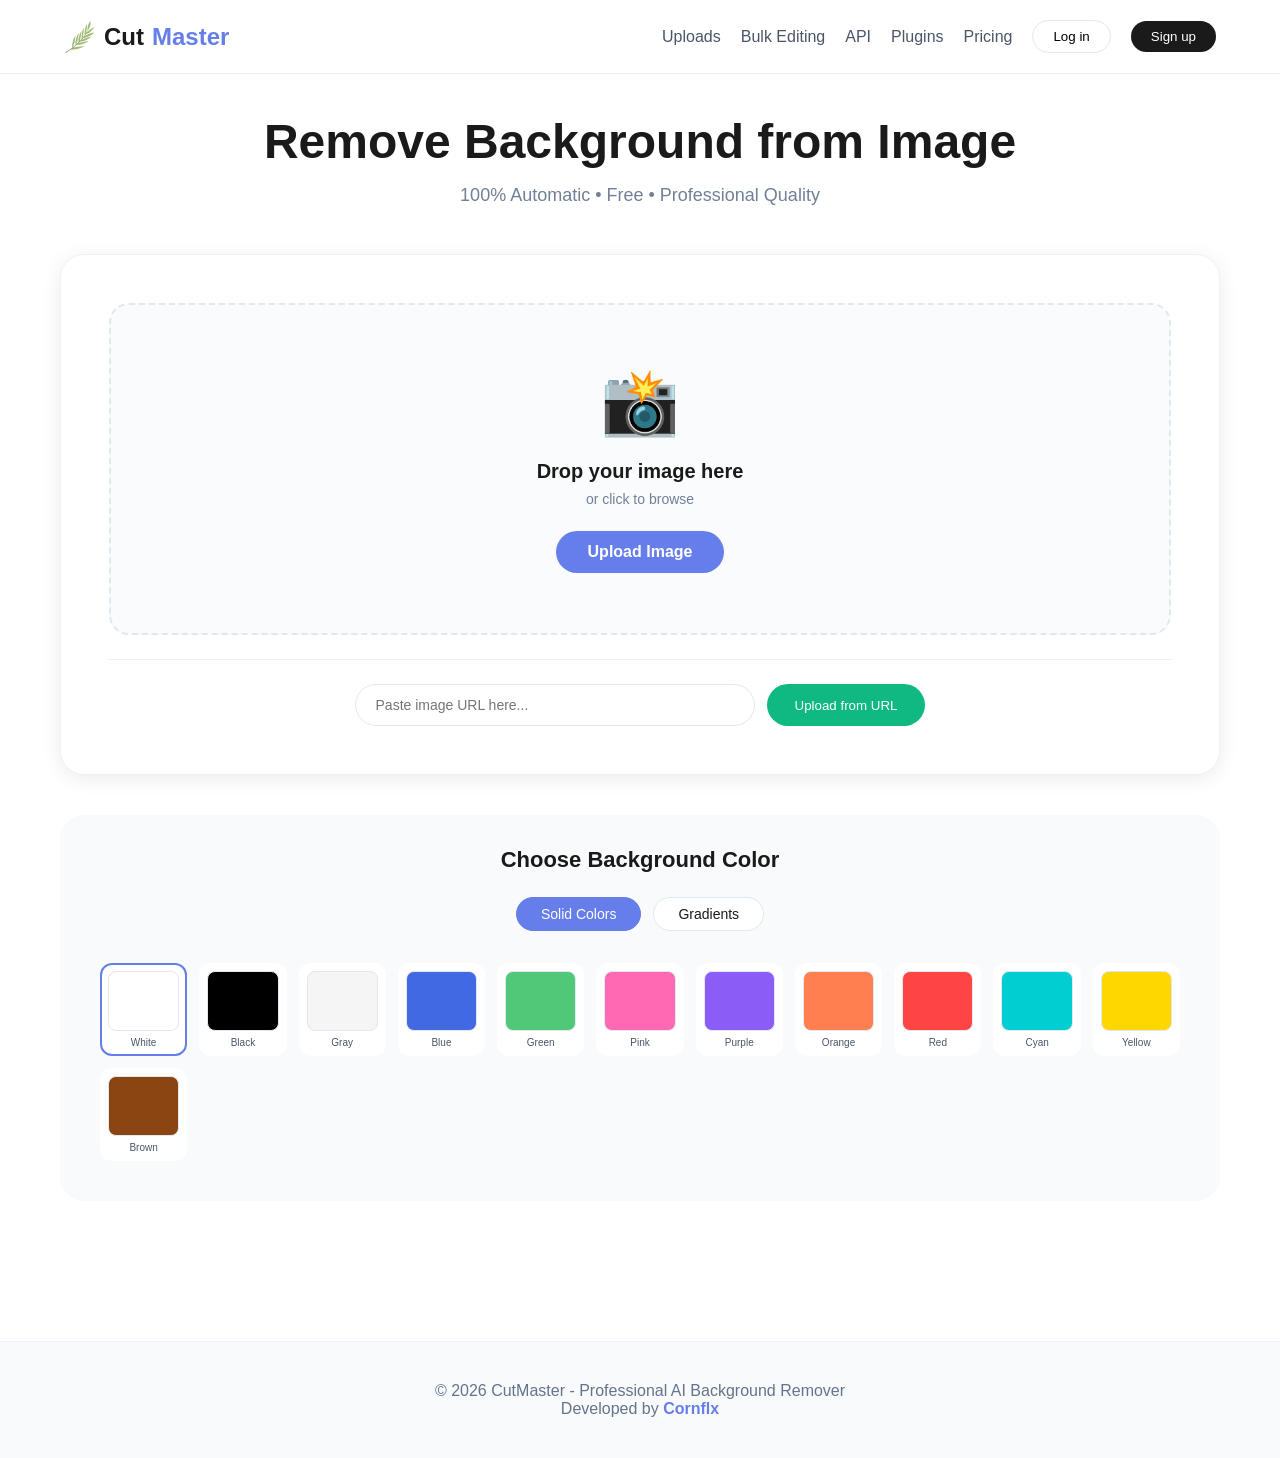
<file: templates/index.html>
<!DOCTYPE html>
<html lang="en">
<head>
    <meta charset="UTF-8">
    <meta name="viewport" content="width=device-width, initial-scale=1.0">
    <title>Professional Background Remover</title>
    <link rel="stylesheet" href="../static/styles.css">
    <link rel="icon" type="image/png" sizes="32x32" href="../icon/icon.png">
    <link rel="icon" type="image/png" sizes="16x16" href="../icon/icon.png">
    <link rel="shortcut icon" href="favicon.ico">
    <script src="../static/logic/script.js" defer></script>
</head>
<body>
    <nav class="navbar">
        <a href="#" class="logo">
            <img src="../icon/icon.png">Cut<span>Master</span></a>
        <div class="nav-links">
            <a href="#">Uploads</a>
            <a href="#">Bulk Editing</a>
            <a href="#">API</a>
            <a href="#">Plugins</a>
            <a href="#">Pricing</a>
            <a href="../login/login_register.html">
                <button class="login-btn">Log in</button>
            </a>
            <a href="../login/login_register.html">
            <button class="signup-btn" onclick="signup();">Sign up</button>
            </a>
        </div>
    </nav>
    <div class="container">
        <div class="hero">
            <h1>Remove Background from Image</h1>
            <p>100% Automatic • Free • Professional Quality</p>
        </div>
        <div class="upload-card">
            <div class="upload-area" id="uploadArea">
                <div class="upload-icon">📸</div>
                <h3>Drop your image here</h3>
                <p>or click to browse</p>
                <button class="upload-btn" onclick="document.getElementById('fileInput').click()">Upload Image</button>
                <input type="file" id="fileInput" accept="image/*" style="display: none;">
            </div>
            <div class="url-section">
                <div class="url-input-group">
                    <input type="text" id="urlInput" placeholder="Paste image URL here...">
                    <button class="url-btn" onclick="uploadFromUrl()">Upload from URL</button>
                </div>
            </div>
        </div>
        <div class="bg-options">
            <h3>Choose Background Color</h3>
            <div class="bg-tabs">
                <div class="bg-tab active" data-bg="solid">Solid Colors</div>
                <div class="bg-tab" data-bg="gradient">Gradients</div>
            </div>
            <div id="solidBgGrid" class="bg-grid"></div>
            <div id="gradientBgGrid" class="bg-grid" style="display: none;"></div>
        </div>
        <div class="loading" id="loading">
            <div class="spinner"></div>
            <p id="loadingMessage">Processing image...</p>
        </div>
        <div id="resultSection" style="display: none;">
            <div class="result-section">
                <div class="comparison">
                    <div class="image-card">
                        <h4>Original image</h4>
                        <div class="image-preview">
                            <img id="originalImage" alt="Original">
                        </div>
                    </div>
                    <div class="image-card">
                        <h4>Result</h4>
                        <div class="image-preview">
                            <img id="resultImage" alt="Result">
                        </div>
                    </div>
                </div>
                <div class="enhance-panel">
                    <h4 style="margin-bottom: 16px;">✨Enhance Photo</h4>
                    <div class="slider-group">
                        <label><span>Sharpness</span><span id="sharpVal">1.3x</span></label>
                        <input type="range" id="sharpness" min="0.5" max="2.0" step="0.05" value="1.3">
                    </div>
                    <div class="slider-group">
                        <label><span>Contrast</span><span id="contVal">1.2x</span></label>
                        <input type="range" id="contrast" min="0.5" max="2.0" step="0.05" value="1.2">
                    </div>
                    <div class="slider-group">
                        <label><span>Brightness</span><span id="brightVal">1.05x</span></label>
                        <input type="range" id="brightness" min="0.5" max="1.5" step="0.05" value="1.05">
                    </div>
                    <button class="btn-primary" onclick="applyEnhancement()" style="width: 100%;">Apply Enhancement</button>
                </div>
                <div class="action-buttons">
                    <button class="btn-secondary" onclick="downloadImage()">Download Image</button>
                </div>
            </div>
        </div>
    </div>
    <footer class="footer">
    <p>© 2026 CutMaster - Professional AI Background Remover</p>
    <p>Developed by <a href="https://cornflx.com" target="_blank" style="text-decoration: none; font-weight: 600; color: #667eea;">Cornflx</a></p>
</footer>
</body>
</html>
</file>
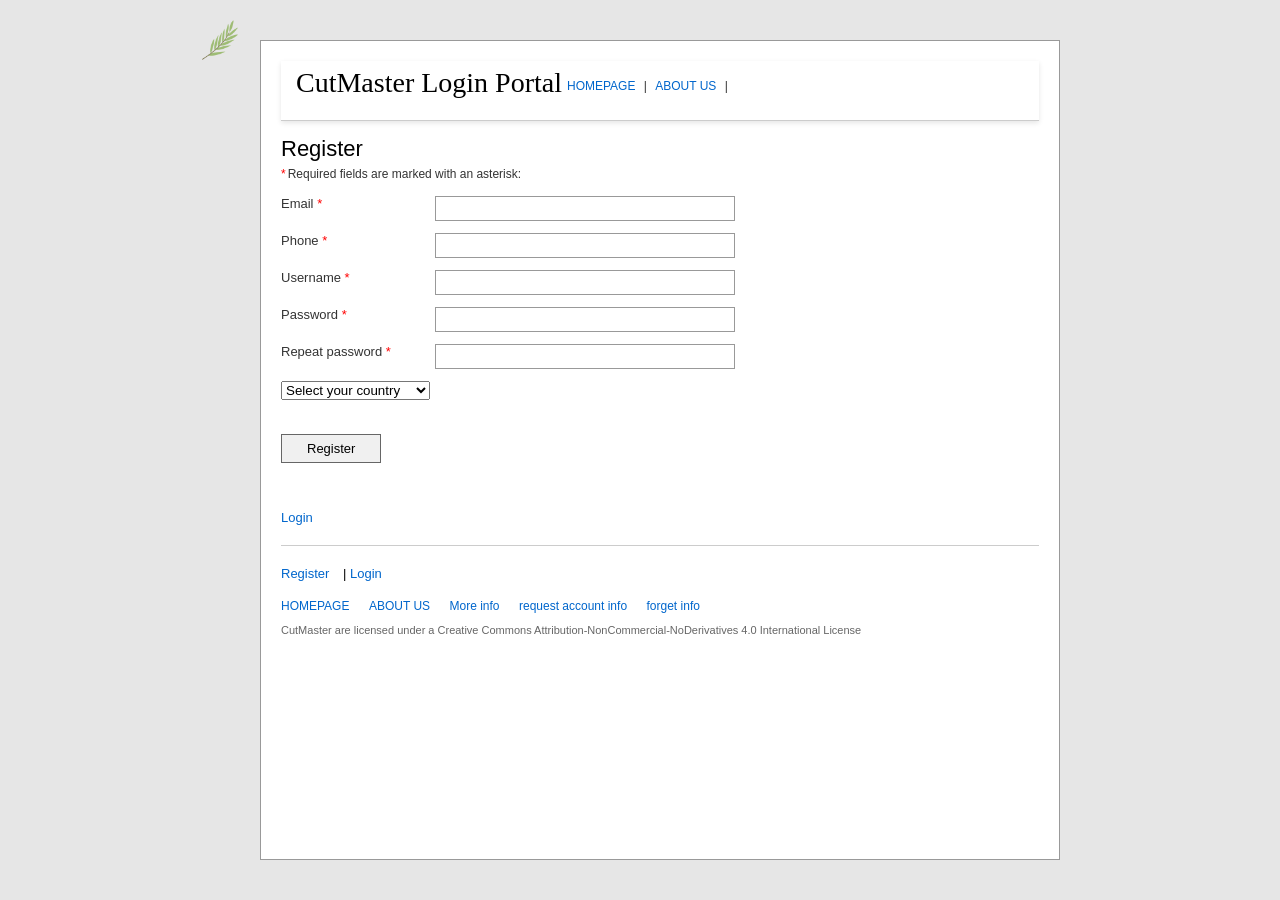
<file: login/login_register.html>
<meta name='viewport' content='width=device-width, initial-scale=1'/><!DOCTYPE html>
<html lang="en">
<head>
<meta charset="UTF-8">
<title>CutMaster Login Portal</title>
<meta name="viewport" content="width=device-width, initial-scale=1.0">
<script src="https://www.google.com/recaptcha/api.js" async defer></script>
<link rel="icon" type="image/png" sizes="32x32" href="../icon/icon.png">
<link rel="icon" type="image/png" sizes="16x16" href="../icon/icon.png">
<link rel="shortcut icon" href="favicon.ico">
<script src="../static/logic/loginscript.js" defer></script>
<link rel="stylesheet" href="../static/csslogin.css">
</head>
<body>
    <div class="logo">
        <a href="../icon/icon.png">
        <img src="../icon/icon.png" alt="Website Logo">
        </a>
    </div>
<div class="container">
  <div class="header">
    <h1>CutMaster Login Portal</h1>
    <div class="top-links">
      <a href="#">HOMEPAGE</a> | 
      <a href="#">ABOUT US</a> |
    </div>
  </div>
  <h2 id="title">Register</h2>
  <div class="required-note">Required fields are marked with an asterisk:</div>
  <div id="registerBox">
    <div class="form-row required-field">
      <label>Email</label>
      <input type="email" id="email">
    </div>
    <div class="form-row required-field">
      <label>Phone</label>
      <input type="text" id="phone">
    </div>
    <div class="form-row required-field">
      <label>Username</label>
      <input type="text" id="username">
    </div>
    <div class="form-row required-field">
      <label>Password</label>
      <input type="password" id="password">
    </div>
    <div class="form-row required-field">
      <label>Repeat password</label>
      <input type="password" id="repeatpassword">
    </div>
    <div class="form-row">
   <select id="country" class="form-row" required>
    <option value="">Select your country</option>
    <option value="United States">United States</option>
    <option value="United Kingdom">United Kingdom</option>
    <option value="Canada">Canada</option>
    <option value="Australia">Australia</option>
    <option value="Germany">Germany</option>
    <option value="France">France</option>
    <option value="Japan">Japan</option>
    <option value="China">China</option>
    <option value="India">India</option>
    <option value="Brazil">Brazil</option>
    <option value="Italy">Italy</option>
    <option value="Spain">Spain</option>
    <option value="Netherlands">Netherlands</option>
    <option value="Switzerland">Switzerland</option>
    <option value="Sweden">Sweden</option>
    <option value="Singapore">Singapore</option>
    <option value="UAE">United Arab Emirates</option>
    <option value="South Korea">South Korea</option>
    <option value="Russia">Russia</option>
    <option value="South Africa">South Africa</option>
  </select>
</div>
    <button onclick="register()">Register</button>
  </div>
  <div id="loginBox" style="display:none;">
    <div class="form-row required-field">
      <label>Username</label>
      <input type="text" id="lusername">
    </div>
    <div class="form-row required-field">
      <label>Password</label>
      <input type="password" id="lpassword">
    </div>
    <div class="forgot-link">
      <a href="#">Forgot your password?</a>
    </div>
    <button onclick="login()">Login</button>
  </div>
  <div class="loader" id="loader"><span></span></div>
  <div class="msg" id="msg"></div>
  <div class="switch-links">
    <a href="#" onclick="toggle(); return false;" id="switchLink">Login</a>
  </div>
  <hr>
  <div class="switch-links">
    <a href="#" onclick="toggle(); return false;">Register</a> | 
    <a href="#" onclick="toggle(); return false;">Login</a>
  </div>
  <div class="footer">
    <div class="footer-nav">
      <a href="#">HOMEPAGE</a>
      <a href="#">ABOUT US</a>
      <a href="#">More info</a>
      <a href="#">request account info</a>
      <a href="#">forget info</a>
    </div>
    <div class="license">
      CutMaster are licensed under a Creative Commons Attribution-NonCommercial-NoDerivatives 4.0 International License
    </div>
  </div>
</div>
</body>
</html>
</file>
<file: static/styles.css>
* { margin: 0; padding: 0; box-sizing: border-box; } body { font-family: -apple-system, BlinkMacSystemFont, 'Segoe UI', Roboto, 'Helvetica Neue', Arial, sans-serif; background: #ffffff; color: #1a1a1a; } .navbar { display: flex; justify-content: space-between; align-items: center; padding: 20px 5%; max-width: 1400px; margin: 0 auto; border-bottom: 1px solid #eef2f6; flex-wrap: wrap; gap: 15px; } .logo { font-size: 24px; font-weight: 700; color: #1a1a1a; text-decoration: none; display: inline-flex; align-items: center; gap: 8px; } .logo img { width: 32px; height: 32px; object-fit: contain; } .logo span { color: #667eea; } .nav-links { display: flex; gap: 20px; align-items: center; flex-wrap: wrap; } .nav-links a { text-decoration: none; color: #4a5568; font-weight: 500; } .login-btn, .signup-btn { padding: 8px 20px; border-radius: 40px; cursor: pointer; font-weight: 500; } .login-btn { background: transparent; border: 1px solid #e2e8f0; } .signup-btn { background: #1a1a1a; color: white; border: none; } .container { max-width: 1200px; margin: 0 auto; padding: 40px 20px; } .hero { text-align: center; margin-bottom: 48px; } .hero h1 { font-size: clamp(28px, 5vw, 48px); font-weight: 700; margin-bottom: 16px; } .hero p { font-size: clamp(14px, 4vw, 18px); color: #718096; } .upload-card { background: #ffffff; border-radius: 24px; box-shadow: 0 4px 20px rgba(0,0,0,0.08); border: 1px solid #eef2f6; padding: clamp(24px, 5vw, 48px); text-align: center; margin-bottom: 40px; } .upload-area { border: 2px dashed #e2e8f0; border-radius: 20px; padding: clamp(30px, 8vw, 60px) clamp(20px, 5vw, 40px); cursor: pointer; transition: all 0.3s ease; background: #fafbfc; } .upload-area:hover { border-color: #667eea; background: #f8f9ff; } .upload-icon { font-size: clamp(40px, 8vw, 64px); margin-bottom: 20px; } .upload-area h3 { font-size: clamp(18px, 4vw, 20px); font-weight: 600; margin-bottom: 8px; } .upload-area p { font-size: clamp(12px, 3vw, 14px); color: #718096; margin-bottom: 24px; } .upload-btn { background: #667eea; color: white; padding: 12px 32px; border-radius: 40px; font-weight: 600; cursor: pointer; border: none; font-size: 16px; width: fit-content; margin: 0 auto; } .url-section { margin-top: 24px; padding-top: 24px; border-top: 1px solid #eef2f6; } .url-input-group { display: flex; gap: 12px; justify-content: center; flex-wrap: wrap; } .url-input-group input { flex: 1; min-width: 200px; max-width: 400px; padding: 12px 20px; border: 1px solid #e2e8f0; border-radius: 40px; font-size: 14px; outline: none; } .url-btn { background: #10b981; color: white; padding: 12px 28px; border-radius: 40px; border: none; cursor: pointer; font-weight: 500; } .bg-options { margin: 40px 0; padding: clamp(20px, 5vw, 32px); background: #f8fafc; border-radius: 24px; } .bg-options h3 { margin-bottom: 24px; text-align: center; font-size: clamp(18px, 4vw, 22px); } .bg-tabs { display: flex; gap: 12px; justify-content: center; margin-bottom: 24px; flex-wrap: wrap; } .bg-tab { padding: 8px 24px; border-radius: 40px; background: white; border: 1px solid #e2e8f0; cursor: pointer; font-weight: 500; font-size: clamp(12px, 3vw, 14px); } .bg-tab.active { background: #667eea; color: white; border-color: #667eea; } .bg-grid { display: grid; grid-template-columns: repeat(auto-fill, minmax(80px, 1fr)); gap: 12px; max-height: 280px; overflow-y: auto; padding: 8px; } .bg-option { cursor: pointer; border-radius: 12px; text-align: center; padding: 6px; background: white; border: 2px solid transparent; transition: all 0.2s; } .bg-option:hover { transform: translateY(-2px); box-shadow: 0 4px 12px rgba(0,0,0,0.1); } .bg-option.selected { border-color: #667eea; } .bg-preview { width: 100%; height: 60px; border-radius: 8px; margin-bottom: 6px; } .bg-name { font-size: 10px; color: #4a5568; } .result-section { background: white; border-radius: 24px; border: 1px solid #eef2f6; padding: clamp(20px, 5vw, 40px); margin-top: 40px; box-shadow: 0 4px 20px rgba(0,0,0,0.08); } .comparison { display: grid; grid-template-columns: repeat(auto-fit, minmax(280px, 1fr)); gap: 40px; margin-bottom: 32px; } .image-card { text-align: center; } .image-card h4 { margin-bottom: 16px; color: #2d3748; font-size: clamp(16px, 4vw, 18px); } .image-preview { background: #fafbfc; border-radius: 16px; padding: 20px; min-height: 280px; display: flex; align-items: center; justify-content: center; border: 1px solid #eef2f6; } .image-preview img { max-width: 100%; max-height: 260px; border-radius: 8px; } .enhance-panel { background: #f8fafc; border-radius: 16px; padding: 24px; margin: 24px 0; } .slider-group { margin-bottom: 16px; } .slider-group label { display: flex; justify-content: space-between; margin-bottom: 8px; color: #4a5568; flex-wrap: wrap; gap: 8px; } input[type="range"] { width: 100%; height: 6px; border-radius: 3px; background: #e2e8f0; cursor: pointer; } .action-buttons { display: flex; gap: 16px; justify-content: center; margin-top: 24px; flex-wrap: wrap; } .btn-primary, .btn-secondary { padding: 12px 24px; border-radius: 40px; border: none; font-weight: 600; cursor: pointer; font-size: 14px; width: fit-content; } .btn-primary { background: #667eea; color: white; } .btn-secondary { background: #10b981; color: white; } .loading { display: none; text-align: center; padding: 60px; position: fixed; top: 50%; left: 50%; transform: translate(-50%, -50%); background: white; border-radius: 24px; box-shadow: 0 20px 40px rgba(0,0,0,0.2); z-index: 1000; min-width: 280px; } .loading.active { display: block; } .spinner { width: 48px; height: 48px; border: 3px solid #e2e8f0; border-top-color: #667eea; border-radius: 50%; animation: spin 1s linear infinite; margin: 0 auto 16px; } @keyframes spin { to { transform: rotate(360deg); } } .footer { background: #f8fafc; text-decoration: none; margin-top: 60px; padding: 40px 20px; text-align: center; border-top: 1px solid #eef2f6; color: #64748b; } .footer a { text-decoration: none; color: #64748b; } .footer a:hover { color: #667eea; } .overlay { display: none; position: fixed; top: 0; left: 0; width: 100%; height: 100%; background: rgba(0,0,0,0.5); z-index: 999; } .overlay.active { display: block; } @media (max-width: 768px) { .navbar { padding: 15px 5%; } .nav-links { gap: 12px; justify-content: center; } .login-btn, .signup-btn { padding: 6px 16px; font-size: 14px; } .hero h1 { font-size: 28px; } .hero p { font-size: 14px; } .upload-card { padding: 20px; } .upload-area { padding: 40px 20px; } .comparison { gap: 20px; } .bg-grid { grid-template-columns: repeat(auto-fill, minmax(70px, 1fr)); } .bg-tab { padding: 6px 16px; font-size: 12px; } .action-buttons { gap: 12px; } .btn-primary, .btn-secondary { padding: 10px 20px; font-size: 13px; } .footer { padding: 30px 15px; font-size: 12px; } } @media (max-width: 480px) { .navbar { flex-direction: column; } .logo { font-size: 20px; } .logo img { width: 24px; height: 24px; } .hero h1 { font-size: 24px; } .url-input-group input { min-width: 100%; } .bg-grid { grid-template-columns: repeat(auto-fill, minmax(60px, 1fr)); } .bg-preview { height: 45px; } .bg-name { font-size: 8px; } .result-section { padding: 15px; } .image-preview { min-height: 200px; } .image-preview img { max-height: 180px; } .loading { min-width: 90%; padding: 40px 20px; } .loading h3 { font-size: 18px; } }
</file>
<file: static/csslogin.css>
body{background:url('image URL') no-repeat center center fixed;background-size:cover;font-family:Arial,Helvetica,sans-serif;background:#e6e6e6;margin:20px;padding:0;display:flex;justify-content:center;}.container{width:800px;background:#fff;border:1px solid #999;padding:20px;margin:20px;}.header{border-bottom:1px solid #ccc;padding-bottom:10px;margin-bottom:15px;}.header h1{font-size:28px;font-weight:400;color:#000;margin:0 0 5px;font-family:'Times New Roman',serif;}.top-links{font-size:12px;color:#333;}.top-links a{color:#06c;text-decoration:none;margin:0 5px;}.top-links a:hover{text-decoration:underline;}.main{width:100%;}h2{font-size:22px;font-weight:400;margin:15px 0 5px;color:#000;}.required-note{font-size:12px;color:#333;margin-bottom:15px;}.required-note:before{content:"*";color:red;margin-right:2px;}.form-row{margin-bottom:12px;clear:both;}label{display:inline-block;width:150px;font-size:13px;color:#333;vertical-align:top;}.required-field label:after{content:" *";color:red;}input[type="text"],input[type="password"],input[type="email"]{width:300px;padding:4px 6px;border:1px solid #999;font-size:13px;background:#fff;}.journal-section{margin:20px 0 15px;}.journal-heading{font-size:13px;font-weight:700;margin-bottom:10px;}.journal-item{margin-bottom:12px;}.journal-title{font-size:13px;margin-bottom:2px;}.journal-options{font-size:12px;color:#666;margin-left:20px;}.reviewer-text{font-size:12px;color:#333;margin:15px 0;}.checkbox-section{margin:15px 0;font-size:13px;}.checkbox-section input{width:auto;margin-right:8px;}.recaptcha{border:1px solid #999;background:#f5f5f5;width:280px;padding:12px;margin:15px 0;}.recaptcha-inner{display:flex;align-items:center;}.recaptcha-checkbox{width:24px;height:24px;border:1px solid #666;background:#fff;margin-right:10px;}.recaptcha-text{font-size:13px;color:#333;flex-grow:1;}.recaptcha-logo{font-size:11px;color:#666;border-left:1px solid #999;padding-left:10px;}button{background:#f0f0f0;border:1px solid #666;padding:6px 25px;font-size:13px;cursor:pointer;margin:10px 0;color:#000;}button:hover{background:#e0e0e0;}.forgot-link{margin:5px 0 10px 155px;font-size:12px;}.forgot-link a{color:#06c;text-decoration:none;}.keep-login{margin:5px 0 10px 155px;font-size:13px;color:#333;}.switch-links{margin:15px 0;font-size:13px;}.switch-links a{color:#06c;text-decoration:none;margin-right:10px;}hr{border:none;border-top:1px solid #ccc;margin:20px 0;}.footer{margin-top:15px;}.footer-nav{margin-bottom:10px;}.footer-nav a{color:#06c;text-decoration:none;font-size:12px;margin-right:15px;}.crossref{background:#f5f5f5;border:1px solid #999;padding:5px 12px;display:inline-block;font-size:12px;margin:5px 0;}.license{font-size:11px;color:#666;margin-top:10px;}.hidden{display:none;}.msg{margin:10px 0;padding:5px;font-size:13px;border:1px solid transparent;}.msg.success{border-color:#9c9;background:#f0fff0;}.msg.error{border-color:#f99;background:#fff0f0;}.loader{display:none;text-align:center;margin:10px 0;}.loader span{display:inline-block;width:20px;height:20px;border:2px solid #ccc;border-top-color:#06c;border-radius:50%;animation:spin 1s linear infinite;}@keyframes spin{to{transform:rotate(360deg);}}*{margin:0;padding:0;box-sizing:border-box;}.header{width:100%;height:60px;background:#fff;display:flex;align-items:center;padding-left:15px;box-shadow:0 2px 5px rgba(0,0,0,0.1);}.logo img{height:40px;width:auto;}@media (max-width:768px){.header{height:55px;padding-left:10px;}.logo img{height:32px;}}@media (max-width:480px){.logo img{height:28px;}}
</file>
